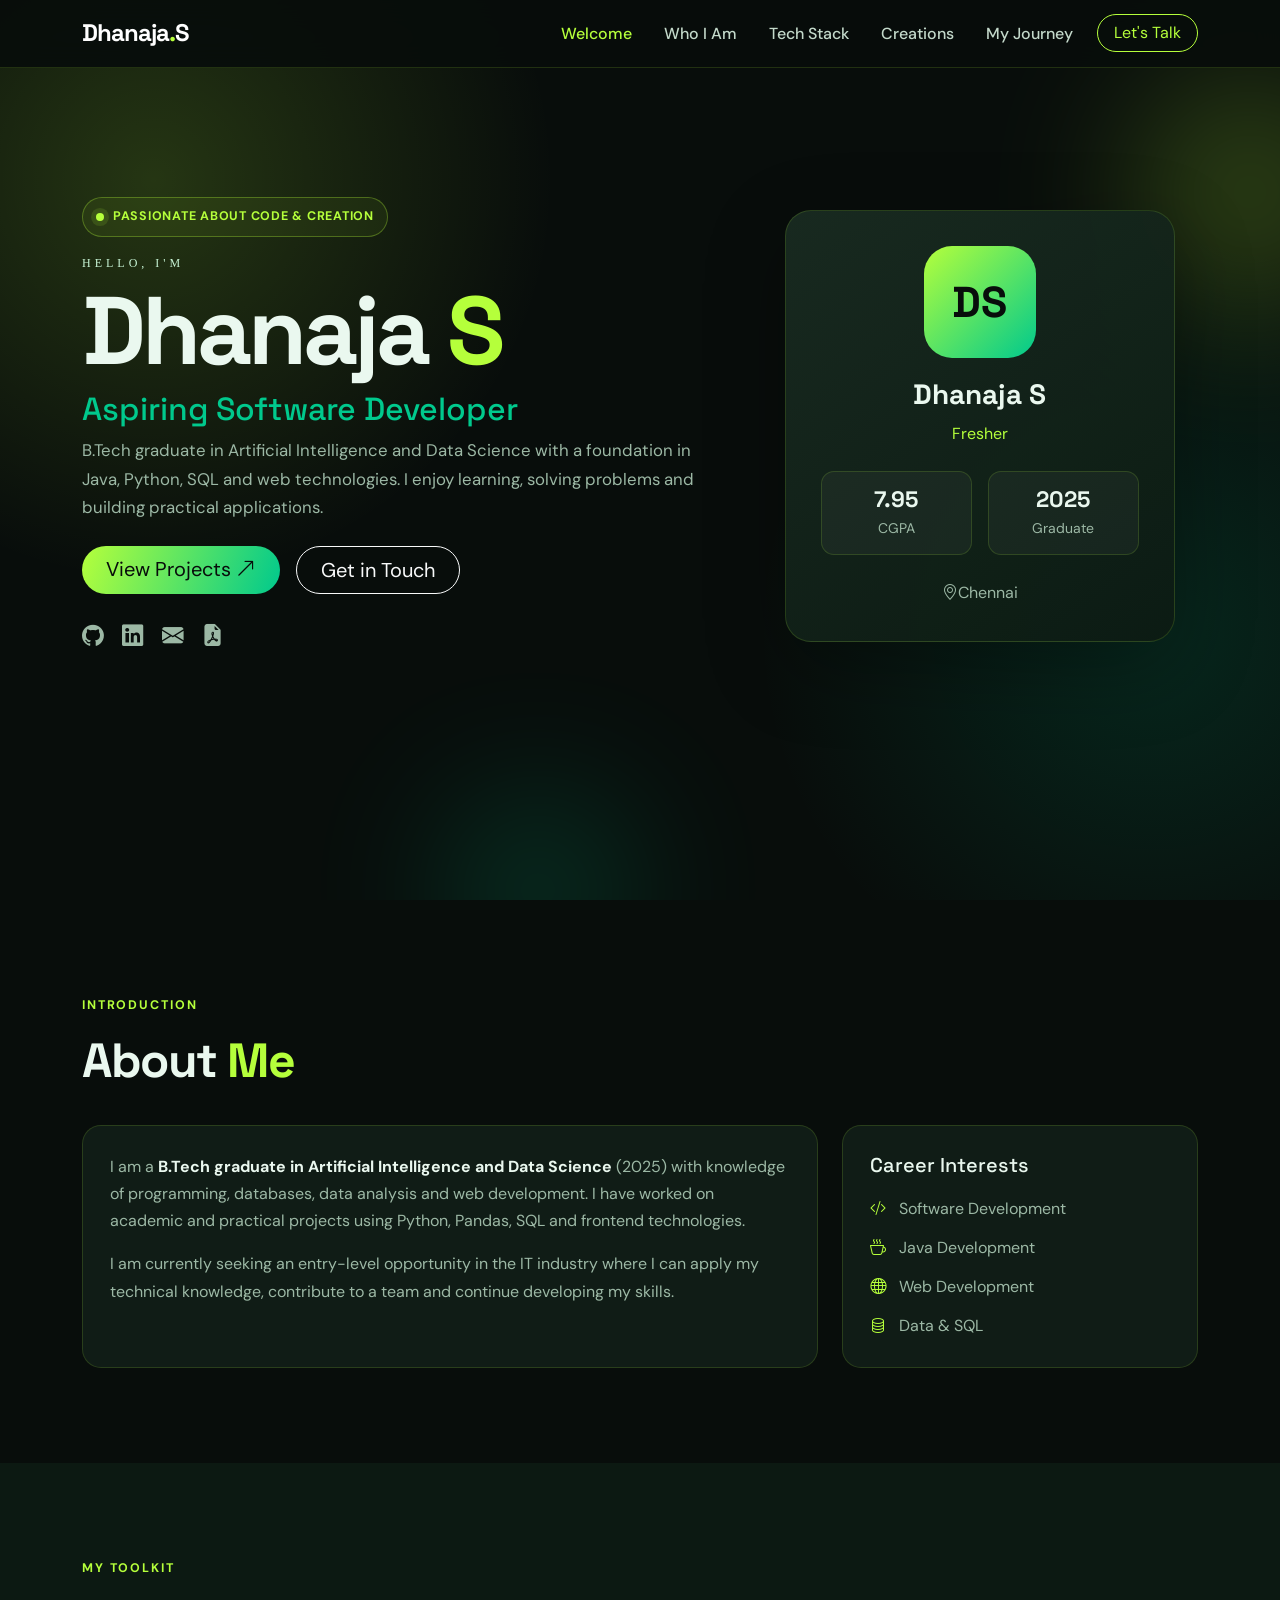
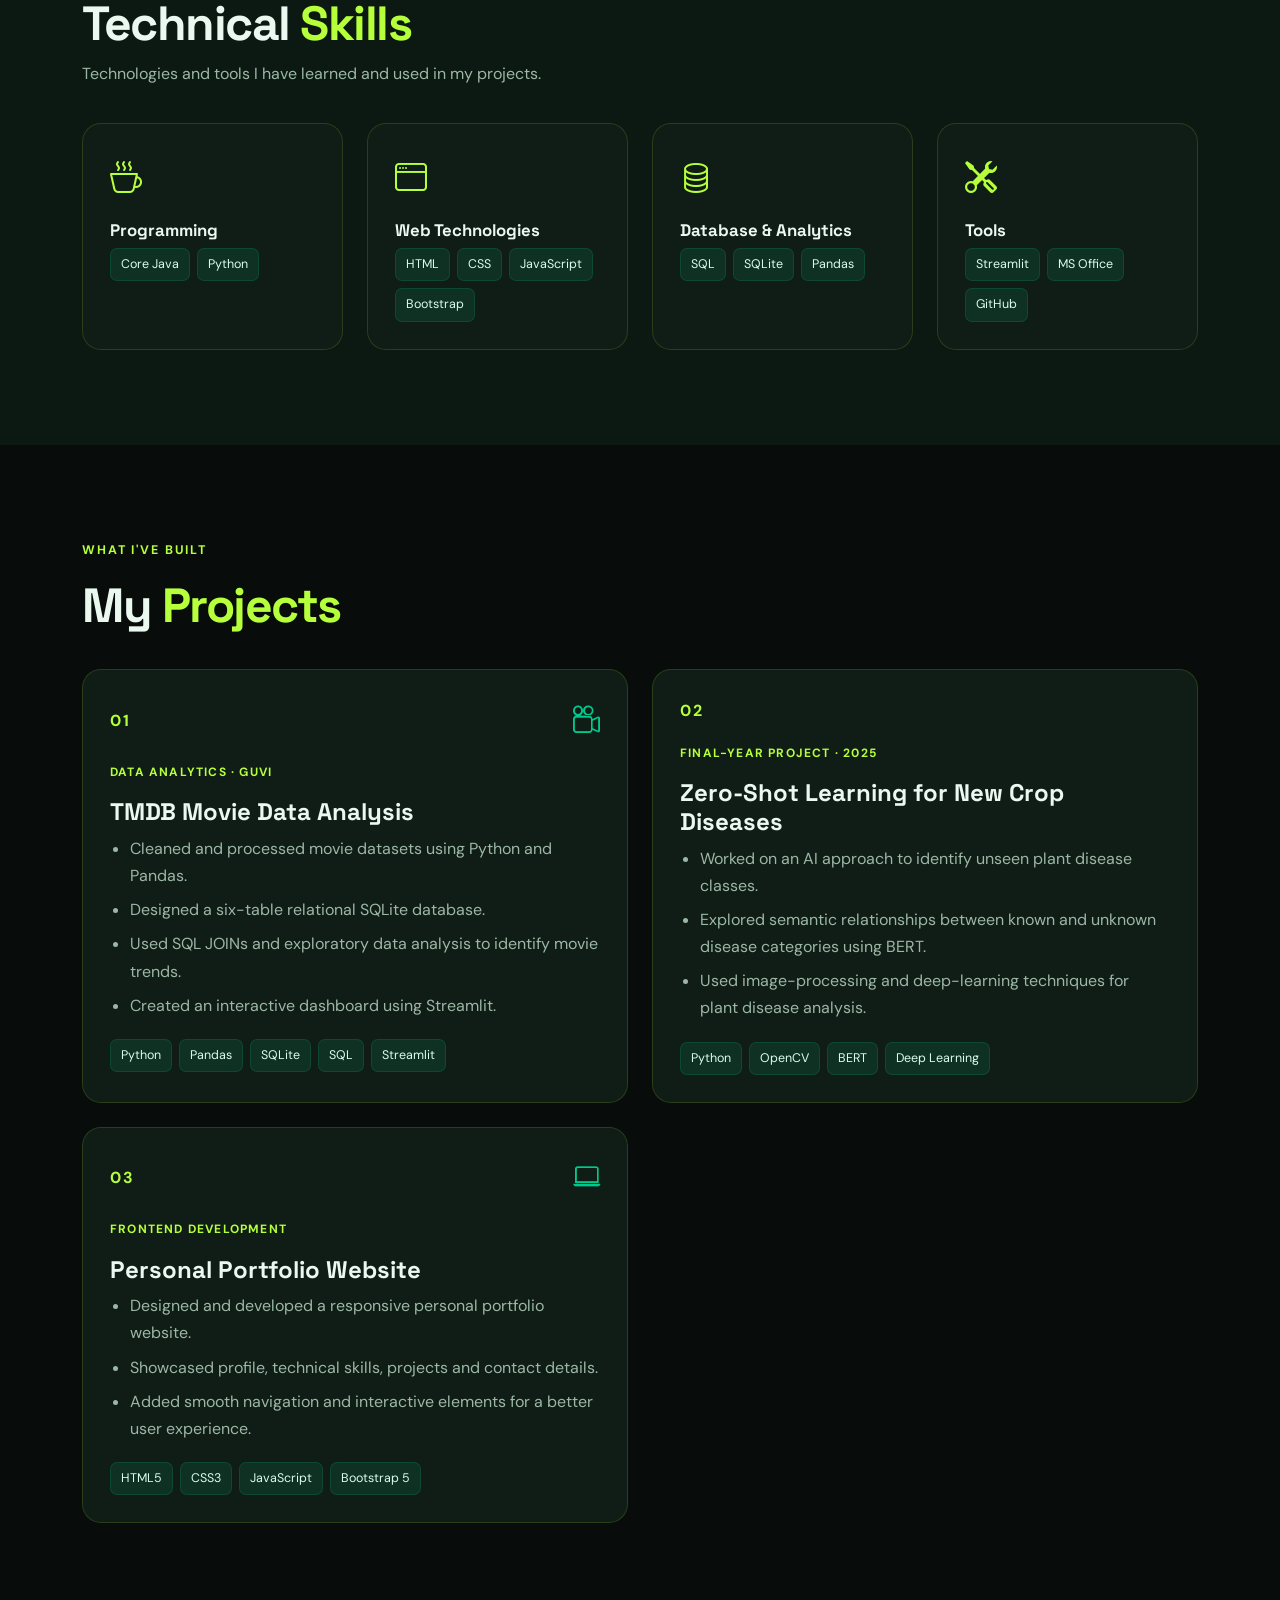
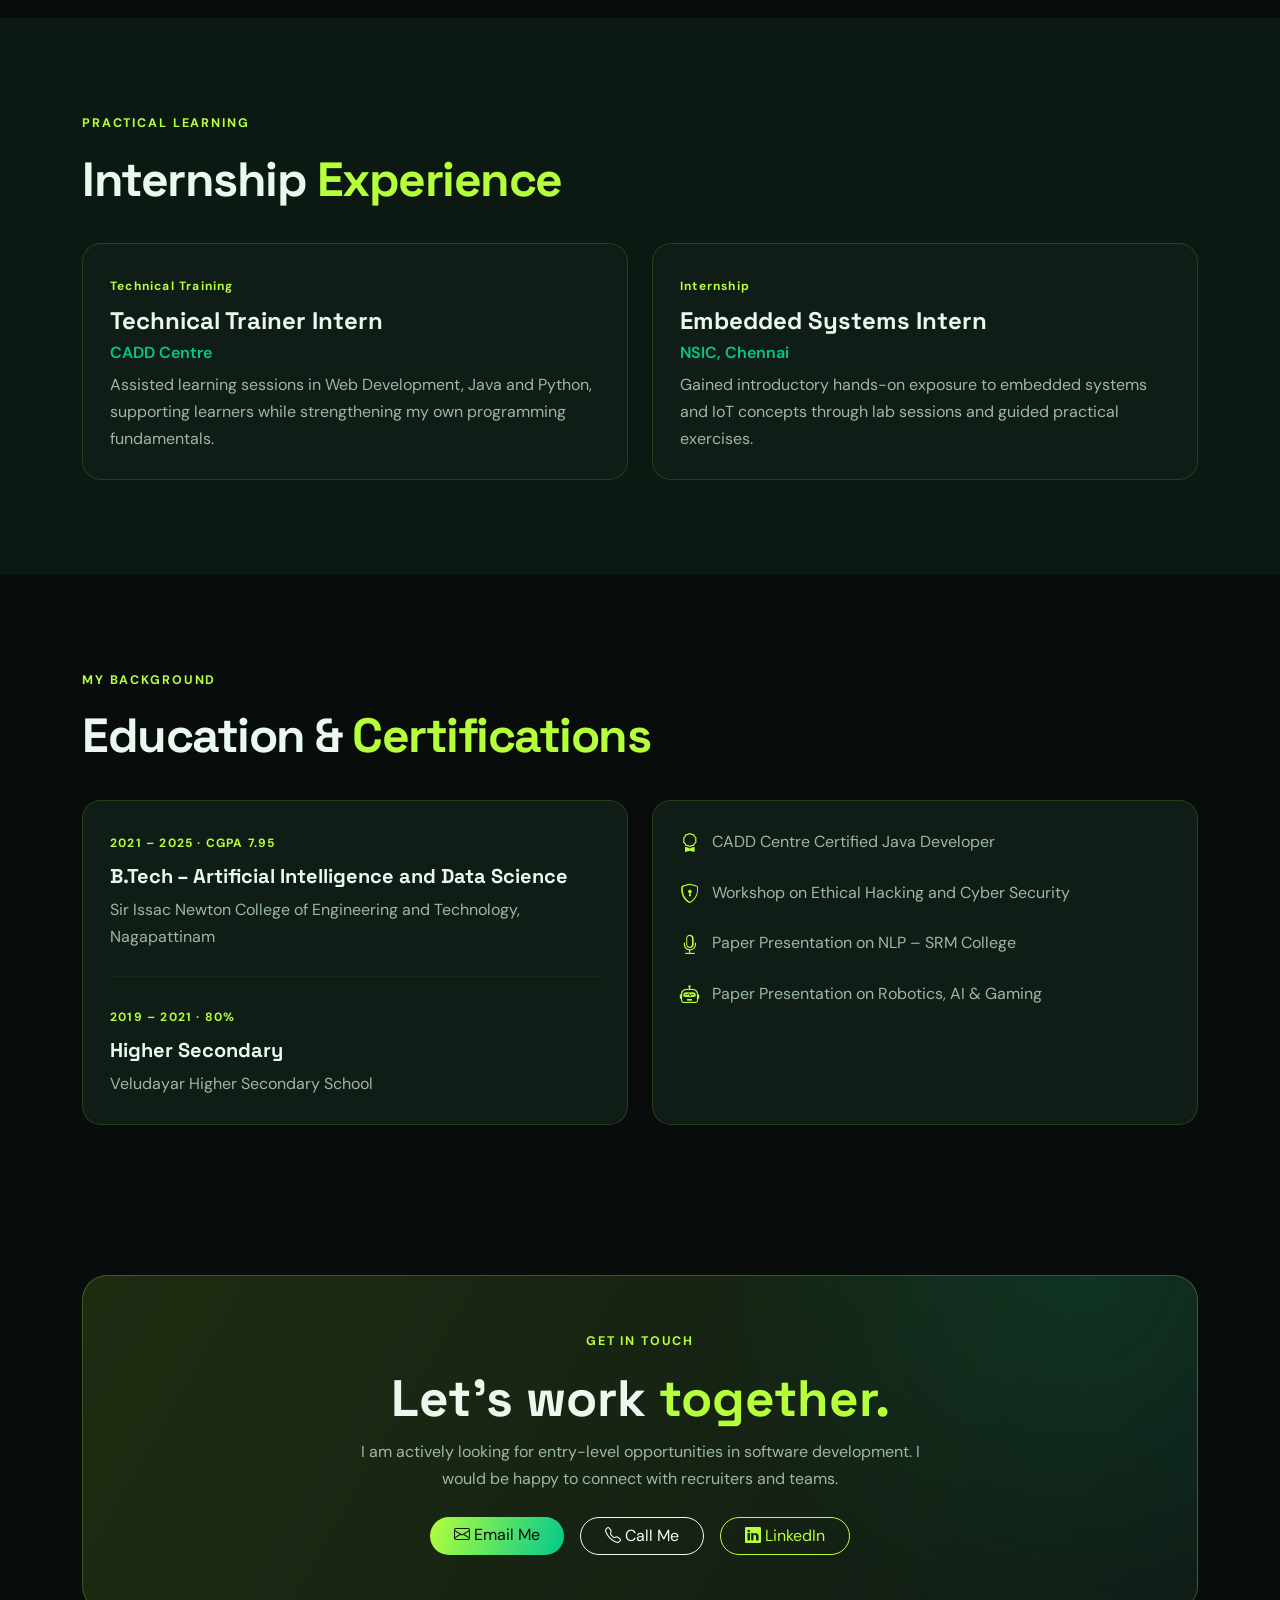
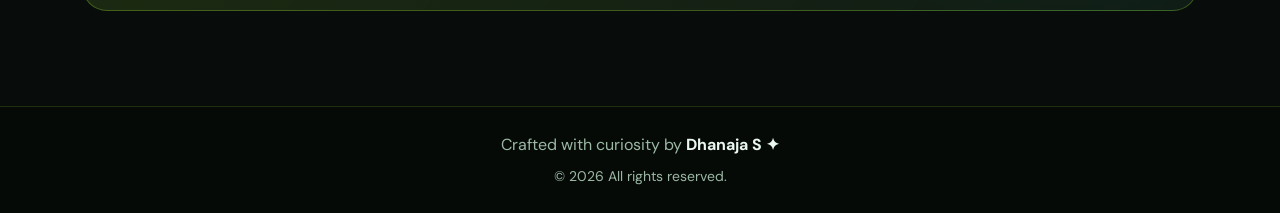
<file: index.html>
<!DOCTYPE html>
<html lang="en">
<head>
  <meta charset="UTF-8">
  <meta name="viewport" content="width=device-width, initial-scale=1.0">
  <meta name="description" content="Dhanaja S - Aspiring Software Developer Portfolio">
  <title>Dhanaja S | Software Developer Portfolio</title>

  <!-- Bootstrap CSS -->
  <link href="https://cdn.jsdelivr.net/npm/bootstrap@5.3.3/dist/css/bootstrap.min.css" rel="stylesheet">
  <!-- Bootstrap Icons -->
  <link href="https://cdn.jsdelivr.net/npm/bootstrap-icons@1.11.3/font/bootstrap-icons.min.css" rel="stylesheet">
  <!-- Google Font -->
  <link href="https://fonts.googleapis.com/css2?family=DM+Sans:wght@400;500;600;700&family=Space+Grotesk:wght@500;600;700&display=swap" rel="stylesheet">
  <link rel="stylesheet" href="style.css">
</head>
<body data-bs-spy="scroll" data-bs-target="#mainNav" data-bs-offset="90" tabindex="0">

  <!-- Navigation -->
  <nav id="mainNav" class="navbar navbar-expand-lg navbar-dark fixed-top">
    <div class="container">
      <a class="navbar-brand fw-bold" href="#home">Dhanaja<span>.</span>S</a>
      <button class="navbar-toggler" type="button" data-bs-toggle="collapse" data-bs-target="#navbarMenu"
        aria-controls="navbarMenu" aria-expanded="false" aria-label="Toggle navigation">
        <span class="navbar-toggler-icon"></span>
      </button>
      <div class="collapse navbar-collapse" id="navbarMenu">
        <ul class="navbar-nav ms-auto align-items-lg-center gap-lg-3">
          <li class="nav-item"><a class="nav-link" href="#home">Welcome</a></li>
          <li class="nav-item"><a class="nav-link" href="#about">Who I Am</a></li>
          <li class="nav-item"><a class="nav-link" href="#skills">Tech Stack</a></li>
          <li class="nav-item"><a class="nav-link" href="#projects">Creations</a></li>
          <li class="nav-item"><a class="nav-link" href="#education">My Journey</a></li>
          <li class="nav-item"><a class="btn btn-outline-info rounded-pill px-3" href="#contact">Let's Talk</a></li>
        </ul>
      </div>
    </div>
  </nav>

  <!-- Hero -->
  <header id="home" class="hero-section">
    <div class="container">
      <div class="row align-items-center min-vh-100 g-5">
        <div class="col-lg-7">
          <p class="eyebrow"><span class="status-dot"></span> PASSIONATE ABOUT CODE & CREATION</p>
          <p class="hero-intro mb-2">Hello, I'm</p>
          <h1 class="display-name">Dhanaja <span> S</span></h1>
          <h2 class="hero-role">Aspiring Software Developer</h2>
          <p class="hero-description">
            B.Tech graduate in Artificial Intelligence and Data Science with a foundation in
            Java, Python, SQL and web technologies. I enjoy learning, solving problems and
            building practical applications.
          </p>
          <div class="d-flex flex-wrap gap-3 mt-4">
            <a href="#projects" class="btn btn-primary btn-lg rounded-pill px-4">View Projects <i class="bi bi-arrow-up-right"></i></a>
            <a href="#contact" class="btn btn-outline-light btn-lg rounded-pill px-4">Get in Touch</a>
          </div>
          <div class="hero-socials mt-4">
            <a href="https://github.com/Dhanaja24" target="_blank" rel="noopener" aria-label="GitHub"><i class="bi bi-github"></i></a>
            <a href="https://linkedin.com/in/dhanaja-sundaravarathan-9b4778232" target="_blank" rel="noopener" aria-label="LinkedIn"><i class="bi bi-linkedin"></i></a>
            <a href="mailto:dhanajasa@gmail.com" aria-label="Email"><i class="bi bi-envelope-fill"></i></a>
            <a href="Dhanaja resume.pdf" download="Dhanaja Resume.pdf" aria-label="Download Resume" title="Download Resume"><i class="bi bi-file-earmark-pdf-fill"></i></a>
          </div>
        </div>
        <div class="col-lg-5">
          <div class="profile-panel mx-auto">
            <div class="profile-avatar">DS</div>
            <h3>Dhanaja S</h3>
            <p class="text-info mb-4"> Fresher</p>
            <div class="row g-3">
              <div class="col-6"><div class="mini-stat"><strong>7.95</strong><small>CGPA</small></div></div>
              <div class="col-6"><div class="mini-stat"><strong>2025</strong><small>Graduate</small></div></div>
            </div>
            <p class="profile-location mt-4 mb-0"><i class="bi bi-geo-alt"></i>Chennai</p>
          </div>
        </div>
      </div>
    </div>
    <div class="hero-orb orb-one"></div>
    <div class="hero-orb orb-two"></div>
  </header>

  <main>
    <!-- About -->
    <section id="about" class="section-padding">
      <div class="container">
        <div class="section-heading">
          <p class="section-label">INTRODUCTION</p>
          <h2>About <span>Me</span></h2>
        </div>
        <div class="row g-4 align-items-stretch">
          <div class="col-lg-8">
            <div class="content-card h-100">
              <p>
                I am a <strong>B.Tech graduate in Artificial Intelligence and Data Science</strong> (2025)
                with knowledge of programming, databases, data analysis and web development.
                I have worked on academic and practical projects using Python, Pandas, SQL and
                frontend technologies.
              </p>
              <p class="mb-0">
                I am currently seeking an entry-level opportunity in the IT industry where I can
                apply my technical knowledge, contribute to a team and continue developing my skills.
              </p>
            </div>
          </div>
          <div class="col-lg-4">
            <div class="content-card h-100 about-highlights">
              <h5>Career Interests</h5>
              <p><i class="bi bi-code-slash"></i> Software Development</p>
              <p><i class="bi bi-cup-hot"></i> Java Development</p>
              <p><i class="bi bi-globe"></i> Web Development</p>
              <p class="mb-0"><i class="bi bi-database"></i> Data & SQL</p>
            </div>
          </div>
        </div>
      </div>
    </section>

    <!-- Skills -->
    <section id="skills" class="section-padding section-alt">
      <div class="container">
        <div class="section-heading">
          <p class="section-label">MY TOOLKIT</p>
          <h2>Technical <span>Skills</span></h2>
          <p class="section-subtitle">Technologies and tools I have learned and used in my projects.</p>
        </div>
        <div class="row g-4">
          <div class="col-sm-6 col-lg-3">
            <div class="skill-card h-100"><i class="bi bi-cup-hot skill-icon"></i><h5>Programming</h5><div class="skill-tags"><span>Core Java</span><span>Python</span></div></div>
          </div>
          <div class="col-sm-6 col-lg-3">
            <div class="skill-card h-100"><i class="bi bi-window skill-icon"></i><h5>Web Technologies</h5><div class="skill-tags"><span>HTML</span><span>CSS</span><span>JavaScript</span><span>Bootstrap</span></div></div>
          </div>
          <div class="col-sm-6 col-lg-3">
            <div class="skill-card h-100"><i class="bi bi-database skill-icon"></i><h5>Database & Analytics</h5><div class="skill-tags"><span>SQL</span><span>SQLite</span><span>Pandas</span></div></div>
          </div>
          <div class="col-sm-6 col-lg-3">
            <div class="skill-card h-100"><i class="bi bi-tools skill-icon"></i><h5>Tools</h5><div class="skill-tags"><span>Streamlit</span><span>MS Office</span><span>GitHub</span></div></div>
          </div>
        </div>
      </div>
    </section>

    <!-- Projects -->
    <section id="projects" class="section-padding">
      <div class="container">
        <div class="section-heading">
          <p class="section-label">WHAT I'VE BUILT</p>
          <h2>My <span>Projects</span></h2>
        </div>
        <div class="row g-4">
          <div class="col-lg-6">
            <article class="project-card h-100">
              <div class="project-top"><span class="project-number">01</span><i class="bi bi-camera-reels"></i></div>
              <p class="project-category">DATA ANALYTICS · GUVI</p>
              <h4>TMDB Movie Data Analysis</h4>
              <ul>
                <li>Cleaned and processed movie datasets using Python and Pandas.</li>
                <li>Designed a six-table relational SQLite database.</li>
                <li>Used SQL JOINs and exploratory data analysis to identify movie trends.</li>
                <li>Created an interactive dashboard using Streamlit.</li>
              </ul>
              <div class="project-tags"><span>Python</span><span>Pandas</span><span>SQLite</span><span>SQL</span><span>Streamlit</span></div>
            </article>
          </div>
          <div class="col-lg-6">
            <article class="project-card h-100">
              <div class="project-top"><span class="project-number">02</span><i class="bi bi-leaf"></i></div>
              <p class="project-category">FINAL-YEAR PROJECT · 2025</p>
              <h4>Zero-Shot Learning for New Crop Diseases</h4>
              <ul>
                <li>Worked on an AI approach to identify unseen plant disease classes.</li>
                <li>Explored semantic relationships between known and unknown disease categories using BERT.</li>
                <li>Used image-processing and deep-learning techniques for plant disease analysis.</li>
              </ul>
              <div class="project-tags"><span>Python</span><span>OpenCV</span><span>BERT</span><span>Deep Learning</span></div>
            </article>
          </div>
          <div class="col-lg-6">
            <article class="project-card h-100">
              <div class="project-top"><span class="project-number">03</span><i class="bi bi-laptop"></i></div>
              <p class="project-category">FRONTEND DEVELOPMENT</p>
              <h4>Personal Portfolio Website</h4>
              <ul>
                <li>Designed and developed a responsive personal portfolio website.</li>
                <li>Showcased profile, technical skills, projects and contact details.</li>
                <li>Added smooth navigation and interactive elements for a better user experience.</li>
              </ul>
              <div class="project-tags"><span>HTML5</span><span>CSS3</span><span>JavaScript</span><span>Bootstrap 5</span></div>
            </article>
          </div>
        </div>
      </div>
    </section>

    <!-- Experience -->
    <section id="experience" class="section-padding section-alt">
      <div class="container">
        <div class="section-heading">
          <p class="section-label">PRACTICAL LEARNING</p>
          <h2>Internship <span>Experience</span></h2>
        </div>
        <div class="row g-4">
          <div class="col-lg-6">
            <div class="timeline-card h-100">
              <span class="timeline-label">Technical Training</span>
              <h4>Technical Trainer Intern</h4>
              <h6>CADD Centre</h6>
              <p>Assisted learning sessions in Web Development, Java and Python, supporting learners while strengthening my own programming fundamentals.</p>
            </div>
          </div>
          <div class="col-lg-6">
            <div class="timeline-card h-100">
              <span class="timeline-label">Internship</span>
              <h4>Embedded Systems Intern</h4>
              <h6>NSIC, Chennai</h6>
              <p>Gained introductory hands-on exposure to embedded systems and IoT concepts through lab sessions and guided practical exercises.</p>
            </div>
          </div>
        </div>
      </div>
    </section>

    <!-- Education and Certifications -->
    <section id="education" class="section-padding">
      <div class="container">
        <div class="section-heading">
          <p class="section-label">MY BACKGROUND</p>
          <h2>Education & <span>Certifications</span></h2>
        </div>
        <div class="row g-4">
          <div class="col-lg-6">
            <div class="content-card h-100">
              <div class="education-item">
                <span class="year">2021 – 2025 · CGPA 7.95</span>
                <h5>B.Tech – Artificial Intelligence and Data Science</h5>
                <p>Sir Issac Newton College of Engineering and Technology, Nagapattinam</p>
              </div>
              <hr>
              <div class="education-item">
                <span class="year">2019 – 2021 · 80%</span>
                <h5>Higher Secondary</h5>
                <p>Veludayar Higher Secondary School</p>
              </div>
            </div>
          </div>
          <div class="col-lg-6">
            <div class="content-card h-100">
              <div class="certificate-item"><i class="bi bi-award"></i><span>CADD Centre Certified Java Developer</span></div>
              <div class="certificate-item"><i class="bi bi-shield-lock"></i><span>Workshop on Ethical Hacking and Cyber Security</span></div>
              <div class="certificate-item"><i class="bi bi-mic"></i><span>Paper Presentation on NLP – SRM College</span></div>
              <div class="certificate-item"><i class="bi bi-robot"></i><span>Paper Presentation on Robotics, AI & Gaming</span></div>
            </div>
          </div>
        </div>
      </div>
    </section>

    <!-- Contact -->
    <section id="contact" class="section-padding contact-section">
      <div class="container">
        <div class="contact-box text-center">
          <p class="section-label">GET IN TOUCH</p>
          <h2>Let's work <span>together.</span></h2>
          <p class="contact-copy">I am actively looking for entry-level opportunities in software development. I would be happy to connect with recruiters and teams.</p>
          <div class="d-flex flex-wrap justify-content-center gap-3">
            <a class="btn btn-primary rounded-pill px-4" href="mailto:dhanajasa@gmail.com"><i class="bi bi-envelope"></i> Email Me</a>
            <a class="btn btn-outline-light rounded-pill px-4" href="tel:+917598375048"><i class="bi bi-telephone"></i> Call Me</a>
            <a class="btn btn-outline-info rounded-pill px-4" href="https://linkedin.com/in/dhanaja-sundaravarathan-9b4778232" target="_blank" rel="noopener"><i class="bi bi-linkedin"></i> LinkedIn</a>
          </div>
        </div>
      </div>
    </section>
  </main>

  <footer class="py-4">
    <div class="container text-center">
      <p class="mb-1">Crafted with curiosity by <strong> Dhanaja S ✦</strong></p>
      <small>© <span id="currentYear"></span> All rights reserved.</small>
    </div>
  </footer>

  <!-- Bootstrap JavaScript -->
  <script src="https://cdn.jsdelivr.net/npm/bootstrap@5.3.3/dist/js/bootstrap.bundle.min.js"></script>
  <script src="script.js"></script>
</body>
</html>
</file>
<file: style.css>
/* =========================
   Dhanaja Portfolio Styles
   MATRIX NOVA THEME
   ========================= */
:root {
  --bg: #080D0B;
  --surface: #101C16;
  --surface-light: #192B21;
  --text: #EAF8EF;
  --muted: #9CB8A5;
  --accent2: #00C98D;
  --accent: #B5FF3B;
  --border: rgba(181,255,59,.15);
}

* { box-sizing: border-box; }
html { scroll-behavior: smooth; scroll-padding-top: 85px; }
body {
  background: var(--bg);
  color: var(--text);
  font-family: "DM Sans", sans-serif;
  line-height: 1.7;
}
h1, h2, h3, h4, h5, .navbar-brand {
  font-family: "Space Grotesk", sans-serif;
}
.navbar {
  background: rgba(8,13,11,.94);
  border-bottom: 1px solid var(--border);
  backdrop-filter: blur(14px);
}
.navbar-brand { font-size: 1.5rem; letter-spacing: -1px; }
.navbar-brand span, .display-name span { color: var(--accent); }
.nav-link { color: #C3D9CA !important; font-weight: 500; }
.nav-link:hover, .nav-link.active { color: var(--accent) !important; }
.btn-primary {
  background: linear-gradient(110deg, #B5FF3B, #00C98D);
  border: 0;
}
.btn-primary:hover { background: linear-gradient(110deg, #9BEA25, #00AC78); }
.btn-outline-info { color: var(--accent); border-color: var(--accent); }
.btn-outline-info:hover { background: var(--accent); color: #080D0B; }

.hero-section {
  min-height: 100vh;
  position: relative;
  overflow: hidden;
  background:
    radial-gradient(circle at 12% 20%, rgba(181,255,59,.17), transparent 30%),
    radial-gradient(circle at 90% 70%, rgba(0,201,141,.14), transparent 30%);
}
.hero-section .container { position: relative; z-index: 1; }
.eyebrow, .section-label {
  color: var(--accent);
  font-size: .78rem;
  font-weight: 700;
  letter-spacing: .15em;
}
.eyebrow {
  display: inline-flex;
  align-items: center;
  gap: 9px;
  padding: 8px 13px;
  border: 1px solid rgba(181,255,59,.3);
  border-radius: 50px;
  background: rgba(181,255,59,.06);
  letter-spacing: .06em;
}
.status-dot {
  width: 8px; height: 8px; border-radius: 50%;
  background: #B5FF3B; box-shadow: 0 0 0 5px rgba(181,255,59,.12);
}
.display-name {
  font-size: clamp(3.4rem, 8vw, 6rem);
  line-height: 1.05;
  font-weight: 700;
  letter-spacing: -4px;
}
.hero-role { color: var(--accent2); font-size: clamp(1.3rem, 3vw, 2rem); }
.hero-description { color: var(--muted); max-width: 650px; font-size: 1.05rem; }
.hero-socials { display: flex; gap: 18px; }
.hero-socials a { color: var(--muted); font-size: 1.35rem; transition: .2s; }
.hero-socials a:hover { color: var(--accent); transform: translateY(-3px); }
.profile-panel {
  max-width: 390px; padding: 35px; text-align: center;
  background: linear-gradient(145deg, rgba(25,43,33,.96), rgba(12,27,19,.96));
  border: 1px solid var(--border); border-radius: 26px;
  box-shadow: 0 25px 80px rgba(0,0,0,.3);
}
.profile-avatar {
  width: 112px; height: 112px; margin: 0 auto 20px;
  display: grid; place-items: center; border-radius: 28px;
  background: linear-gradient(135deg, var(--accent), var(--accent2));
  color: #080D0B; font: 700 2.7rem "Space Grotesk";
}
.profile-panel h3 { font-weight: 700; }
.mini-stat {
  padding: 13px; background: rgba(255,255,255,.04);
  border: 1px solid var(--border); border-radius: 13px;
}
.mini-stat strong { display: block; font: 700 1.4rem "Space Grotesk"; }
.mini-stat small, .profile-location { color: var(--muted); }
.hero-orb { position: absolute; border-radius: 50%; filter: blur(75px); opacity: .22; pointer-events: none; }
.orb-one { width: 240px; height: 240px; background: #B5FF3B; top: 8%; right: -90px; }
.orb-two { width: 180px; height: 180px; background: #00C98D; bottom: -80px; left: 35%; }

.section-padding { padding: 95px 0; }
.section-alt { background: #0C1912; }
.section-heading { margin-bottom: 35px; }
.section-heading h2 { font-size: clamp(2rem, 4vw, 3rem); font-weight: 700; letter-spacing: -1.5px; }
.section-heading h2 span, .contact-box h2 span { color: var(--accent); }
.section-subtitle { color: var(--muted); }
.content-card, .skill-card, .project-card, .timeline-card {
  background: var(--surface);
  border: 1px solid var(--border);
  border-radius: 19px;
  padding: 27px;
}
.content-card p { color: var(--muted); }
.content-card strong { color: var(--text); }
.about-highlights h5 { margin-bottom: 18px; }
.about-highlights p { margin-bottom: 12px; }
.about-highlights i { color: var(--accent); margin-right: 9px; }
.skill-card { transition: .25s; }
.skill-card:hover, .project-card:hover { transform: translateY(-5px); border-color: rgba(181,255,59,.45); }
.skill-icon { font-size: 2rem; color: var(--accent); display: inline-block; margin-bottom: 15px; }
.skill-card h5 { font-size: 1.05rem; font-weight: 700; }
.skill-tags, .project-tags { display: flex; flex-wrap: wrap; gap: 7px; }
.skill-tags span, .project-tags span {
  font-size: .78rem; padding: 5px 10px; border-radius: 7px;
  color: #DDFBEA; background: rgba(0,201,141,.12);
  border: 1px solid rgba(0,201,141,.15);
}
.project-card { transition: .25s; }
.project-top { display: flex; justify-content: space-between; align-items: center; margin-bottom: 18px; }
.project-number { color: var(--accent); font-weight: 700; letter-spacing: .1em; }
.project-top i { color: var(--accent2); font-size: 1.7rem; }
.project-category, .year, .timeline-label {
  color: var(--accent); font-size: .75rem; font-weight: 700; letter-spacing: .1em;
}
.project-card h4, .timeline-card h4 { font-weight: 700; }
.project-card ul { color: var(--muted); padding-left: 20px; }
.project-card li { margin-bottom: 7px; }
.project-tags { margin-top: 20px; }
.timeline-card h6 { color: var(--accent2); font-weight: 600; }
.timeline-card p, .education-item p { color: var(--muted); margin-bottom: 0; }
.timeline-label { display: inline-block; margin-bottom: 10px; }
.education-item h5 { margin-top: 9px; font-weight: 700; }
.content-card hr { border-color: var(--border); margin: 25px 0; }
.certificate-item { display: flex; align-items: flex-start; gap: 13px; margin-bottom: 18px; color: var(--muted); }
.certificate-item:last-child { margin-bottom: 0; }
.certificate-item i { color: var(--accent); font-size: 1.2rem; }
.contact-section { padding-top: 55px; }
.contact-box {
  padding: 55px 25px; border-radius: 25px;
  border: 1px solid rgba(181,255,59,.25);
  background: radial-gradient(circle at 90% 0%, rgba(0,201,141,.12), transparent 35%),
              linear-gradient(120deg, rgba(181,255,59,.13), rgba(16,28,22,.95));
}
.contact-box h2 { font-size: clamp(2rem, 5vw, 3.2rem); font-weight: 700; }
.contact-copy { color: var(--muted); max-width: 600px; margin: 0 auto 25px; }
footer { background: #050A07; border-top: 1px solid var(--border); color: var(--muted); }
footer strong { color: var(--text); }

@media (max-width: 767px) {
  .hero-section { padding: 90px 0 55px; }
  .hero-section .min-vh-100 { min-height: auto !important; }
  .display-name { letter-spacing: -2px; }
  .profile-panel { margin-top: 10px; }
  .section-padding { padding: 70px 0; }
  .contact-box { padding: 40px 18px; }
}
@media (prefers-reduced-motion: no-preference) {
  .profile-panel { animation: floatIn .8s ease both; }
  @keyframes floatIn { from { opacity: 0; transform: translateY(18px); } to { opacity: 1; transform: translateY(0); } }
}
.hero-intro {
    color: #C8F5D6;
    font-size: 12px;
    font-weight: 500;
    letter-spacing: 4px;
    text-transform: uppercase;
    font-family: 'Georgia', serif;
}

/* Matrix Nova overrides */
.text-info { color: var(--accent) !important; }
.btn-primary,
.btn-primary:hover,
.btn-primary:focus { color: #080D0B !important; }

::selection {
  background: #B5FF3B;
  color: #080D0B;
}
</file>
